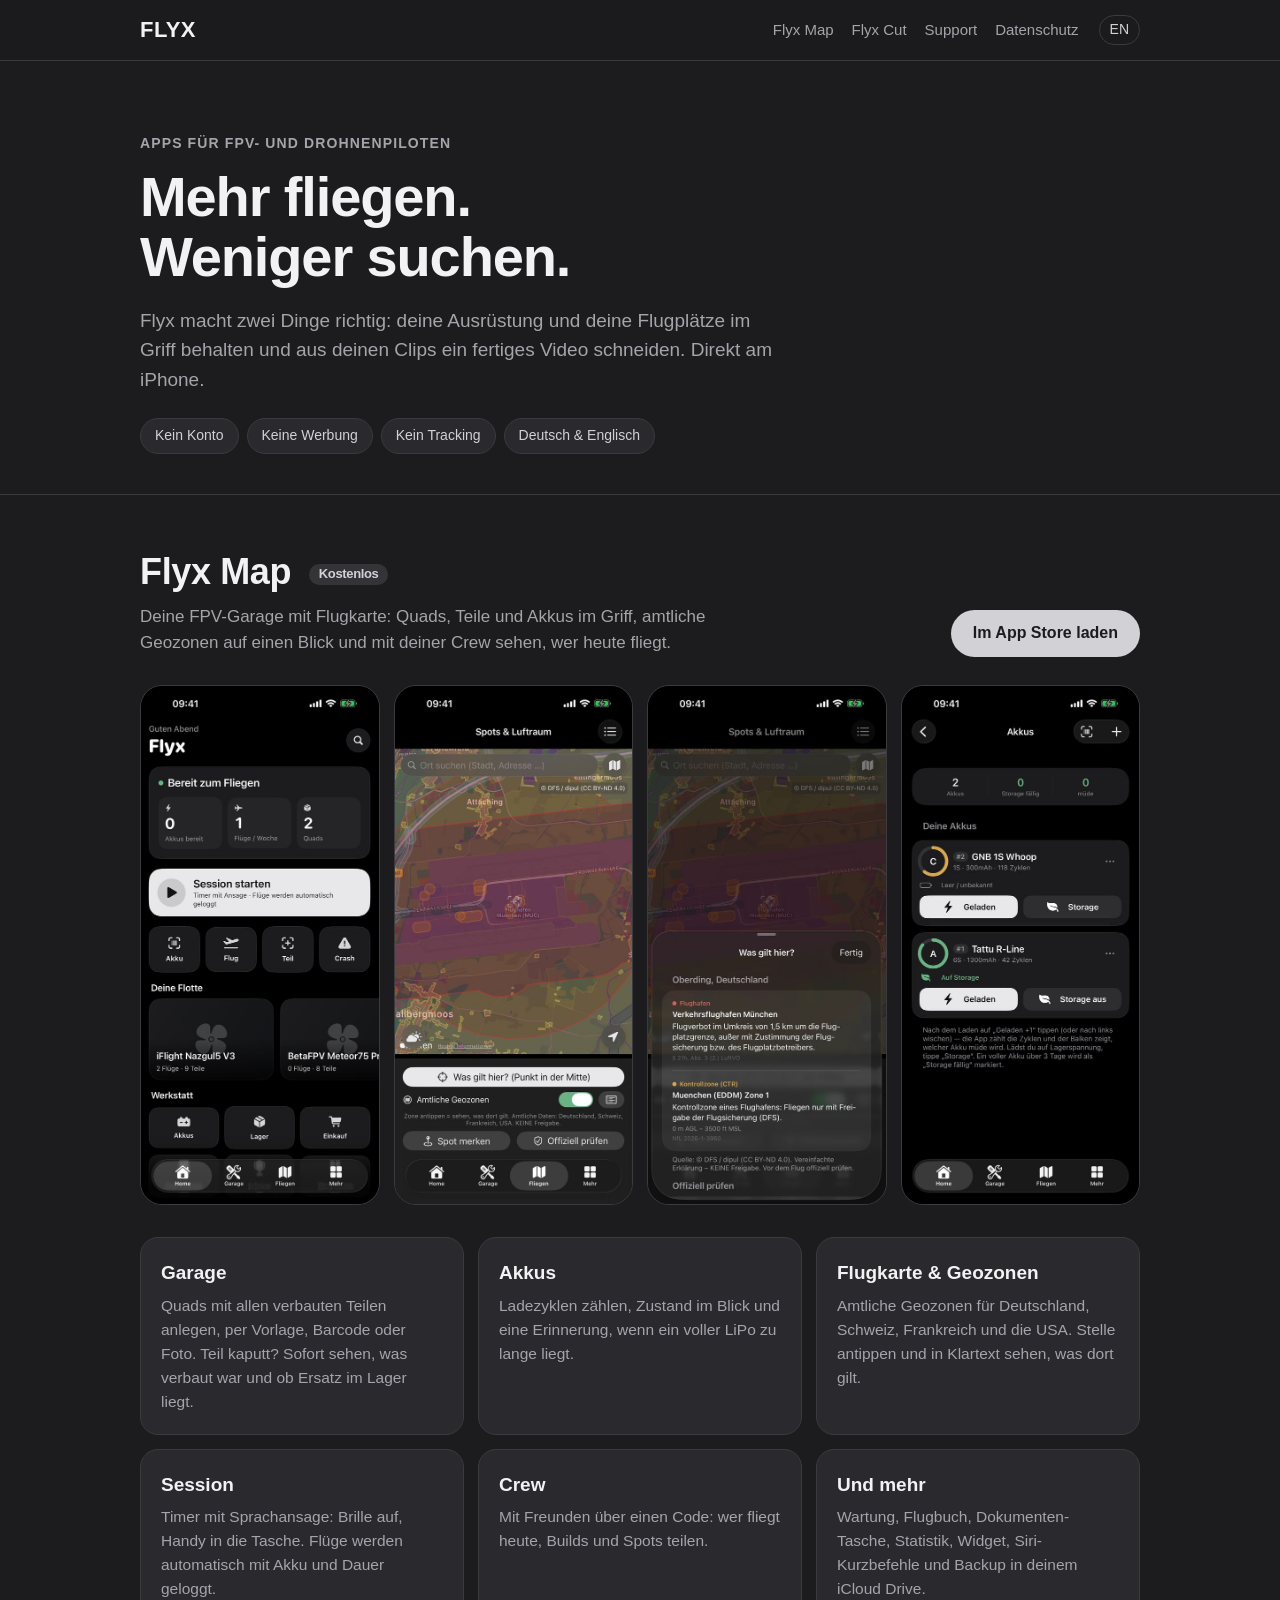
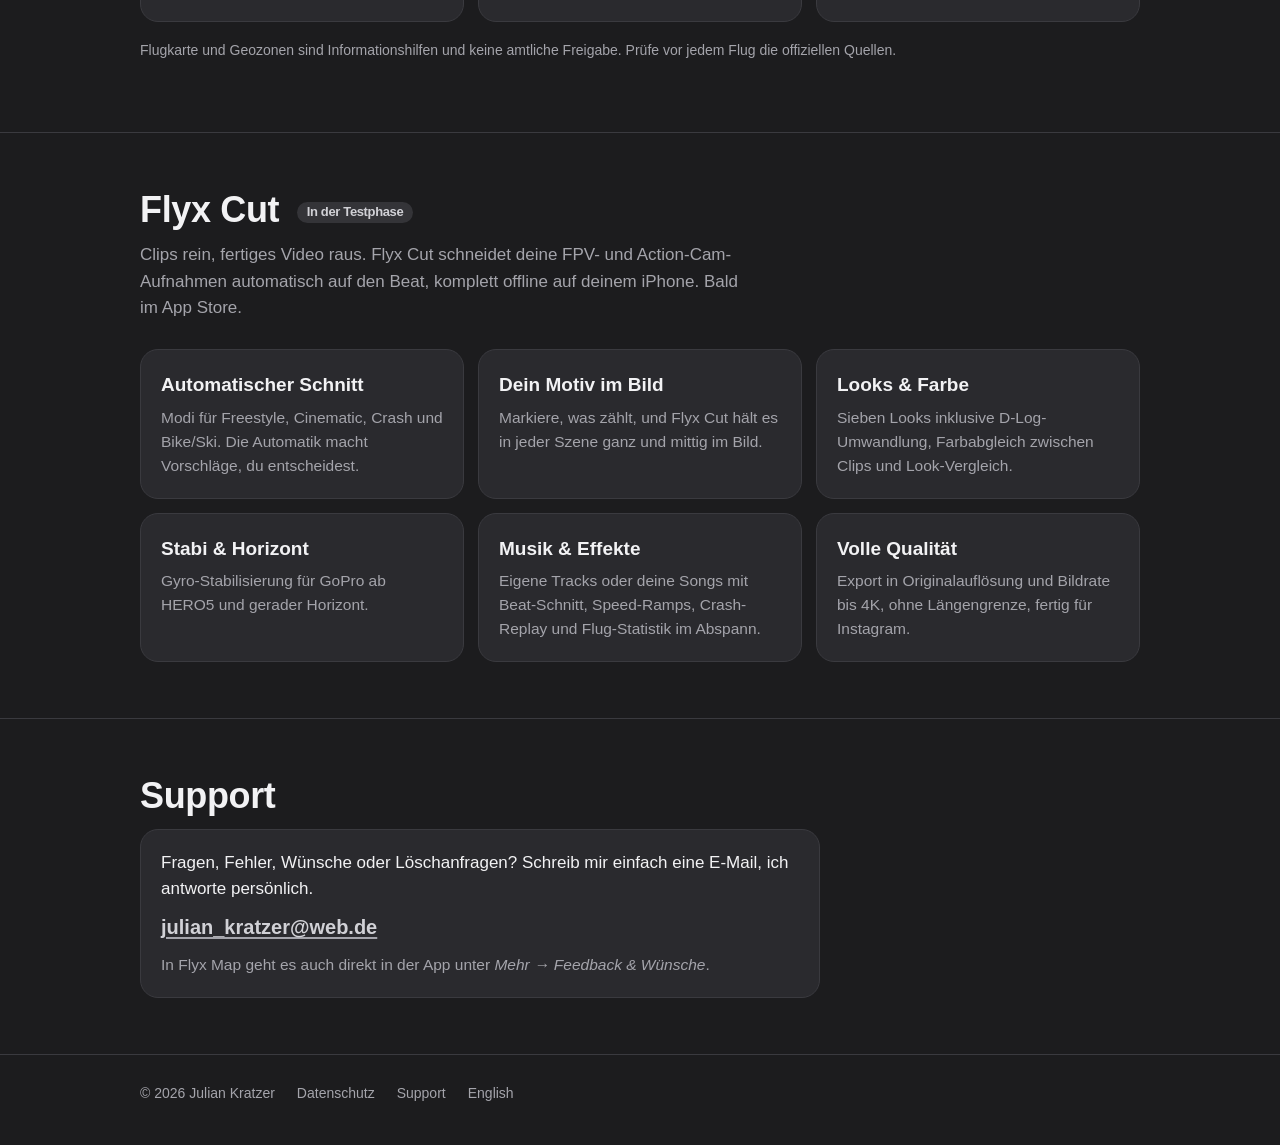
<file: site/index.html>
<!doctype html>
<html lang="de">
<head>
<meta charset="utf-8">
<meta name="viewport" content="width=device-width, initial-scale=1">
<title>Flyx – Apps für FPV-Piloten</title>
<meta name="description" content="Flyx Map und Flyx Cut: Garage, Geozonen und Videoschnitt für FPV- und Drohnenpiloten. Ohne Konto, ohne Werbung, ohne Tracking.">
<link rel="alternate" hreflang="en" href="en/">
<link rel="stylesheet" href="style.css">
</head>
<body>
<header class="top">
  <div class="wrap">
    <a class="brand" href="./">FLYX</a>
    <nav class="main">
      <a href="#map">Flyx Map</a>
      <a href="#cut">Flyx Cut</a>
      <a href="#support">Support</a>
      <a href="datenschutz.html">Datenschutz</a>
    </nav>
    <a class="lang" href="en/" hreflang="en">EN</a>
  </div>
</header>

<main>
  <section class="hero">
    <div class="wrap">
      <p class="eyebrow">Apps für FPV- und Drohnenpiloten</p>
      <h1>Mehr fliegen.<br>Weniger suchen.</h1>
      <p class="lead">Flyx macht zwei Dinge richtig: deine Ausrüstung und deine Flugplätze im Griff behalten und aus deinen Clips ein fertiges Video schneiden. Direkt am iPhone.</p>
      <div class="pills">
        <span class="pill">Kein Konto</span>
        <span class="pill">Keine Werbung</span>
        <span class="pill">Kein Tracking</span>
        <span class="pill">Deutsch &amp; Englisch</span>
      </div>
    </div>
  </section>

  <section class="app" id="map">
    <div class="wrap">
      <div class="app-head">
        <div>
          <h2>Flyx Map <span class="badge">Kostenlos</span></h2>
          <p>Deine FPV-Garage mit Flugkarte: Quads, Teile und Akkus im Griff, amtliche Geozonen auf einen Blick und mit deiner Crew sehen, wer heute fliegt.</p>
        </div>
        <a class="btn" href="https://apps.apple.com/app/flyx-map/id6819318431">Im App Store laden</a>
      </div>

      <div class="shots">
        <img src="img/map-home.jpg" alt="Flyx Map: Startseite mit Flotte und Session" loading="lazy" width="540" height="1173">
        <img src="img/map-map.jpg" alt="Flyx Map: Flugkarte mit amtlichen Geozonen" loading="lazy" width="540" height="1173">
        <img src="img/map-zone.jpg" alt="Flyx Map: Was gilt hier? Zone in Klartext" loading="lazy" width="540" height="1173">
        <img src="img/map-akkus.jpg" alt="Flyx Map: Akkus mit Ladezyklen" loading="lazy" width="540" height="1173">
      </div>

      <div class="grid">
        <div class="card"><h3>Garage</h3><p>Quads mit allen verbauten Teilen anlegen, per Vorlage, Barcode oder Foto. Teil kaputt? Sofort sehen, was verbaut war und ob Ersatz im Lager liegt.</p></div>
        <div class="card"><h3>Akkus</h3><p>Ladezyklen zählen, Zustand im Blick und eine Erinnerung, wenn ein voller LiPo zu lange liegt.</p></div>
        <div class="card"><h3>Flugkarte &amp; Geozonen</h3><p>Amtliche Geozonen für Deutschland, Schweiz, Frankreich und die USA. Stelle antippen und in Klartext sehen, was dort gilt.</p></div>
        <div class="card"><h3>Session</h3><p>Timer mit Sprachansage: Brille auf, Handy in die Tasche. Flüge werden automatisch mit Akku und Dauer geloggt.</p></div>
        <div class="card"><h3>Crew</h3><p>Mit Freunden über einen Code: wer fliegt heute, Builds und Spots teilen.</p></div>
        <div class="card"><h3>Und mehr</h3><p>Wartung, Flugbuch, Dokumenten-Tasche, Statistik, Widget, Siri-Kurzbefehle und Backup in deinem iCloud Drive.</p></div>
      </div>
      <p class="note">Flugkarte und Geozonen sind Informationshilfen und keine amtliche Freigabe. Prüfe vor jedem Flug die offiziellen Quellen.</p>
    </div>
  </section>

  <section class="app" id="cut">
    <div class="wrap">
      <div class="app-head">
        <div>
          <h2>Flyx Cut <span class="badge">In der Testphase</span></h2>
          <p>Clips rein, fertiges Video raus. Flyx Cut schneidet deine FPV- und Action-Cam-Aufnahmen automatisch auf den Beat, komplett offline auf deinem iPhone. Bald im App Store.</p>
        </div>
      </div>

      <div class="grid">
        <div class="card"><h3>Automatischer Schnitt</h3><p>Modi für Freestyle, Cinematic, Crash und Bike/Ski. Die Automatik macht Vorschläge, du entscheidest.</p></div>
        <div class="card"><h3>Dein Motiv im Bild</h3><p>Markiere, was zählt, und Flyx Cut hält es in jeder Szene ganz und mittig im Bild.</p></div>
        <div class="card"><h3>Looks &amp; Farbe</h3><p>Sieben Looks inklusive D-Log-Umwandlung, Farbabgleich zwischen Clips und Look-Vergleich.</p></div>
        <div class="card"><h3>Stabi &amp; Horizont</h3><p>Gyro-Stabilisierung für GoPro ab HERO5 und gerader Horizont.</p></div>
        <div class="card"><h3>Musik &amp; Effekte</h3><p>Eigene Tracks oder deine Songs mit Beat-Schnitt, Speed-Ramps, Crash-Replay und Flug-Statistik im Abspann.</p></div>
        <div class="card"><h3>Volle Qualität</h3><p>Export in Originalauflösung und Bildrate bis 4K, ohne Längengrenze, fertig für Instagram.</p></div>
      </div>
    </div>
  </section>

  <section class="support" id="support">
    <div class="wrap">
      <h2>Support</h2>
      <div class="card">
        <p>Fragen, Fehler, Wünsche oder Löschanfragen? Schreib mir einfach eine E-Mail, ich antworte persönlich.</p>
        <p><a class="mail" href="mailto:julian_kratzer@web.de">julian_kratzer@web.de</a></p>
        <p style="color:var(--muted);font-size:15.5px;margin:0">In Flyx Map geht es auch direkt in der App unter <em>Mehr → Feedback &amp; Wünsche</em>.</p>
      </div>
    </div>
  </section>
</main>

<footer>
  <div class="wrap">
    <span>© 2026 Julian Kratzer</span>
    <a href="datenschutz.html">Datenschutz</a>
    <a href="#support">Support</a>
    <a href="en/" hreflang="en">English</a>
  </div>
</footer>
</body>
</html>
</file>
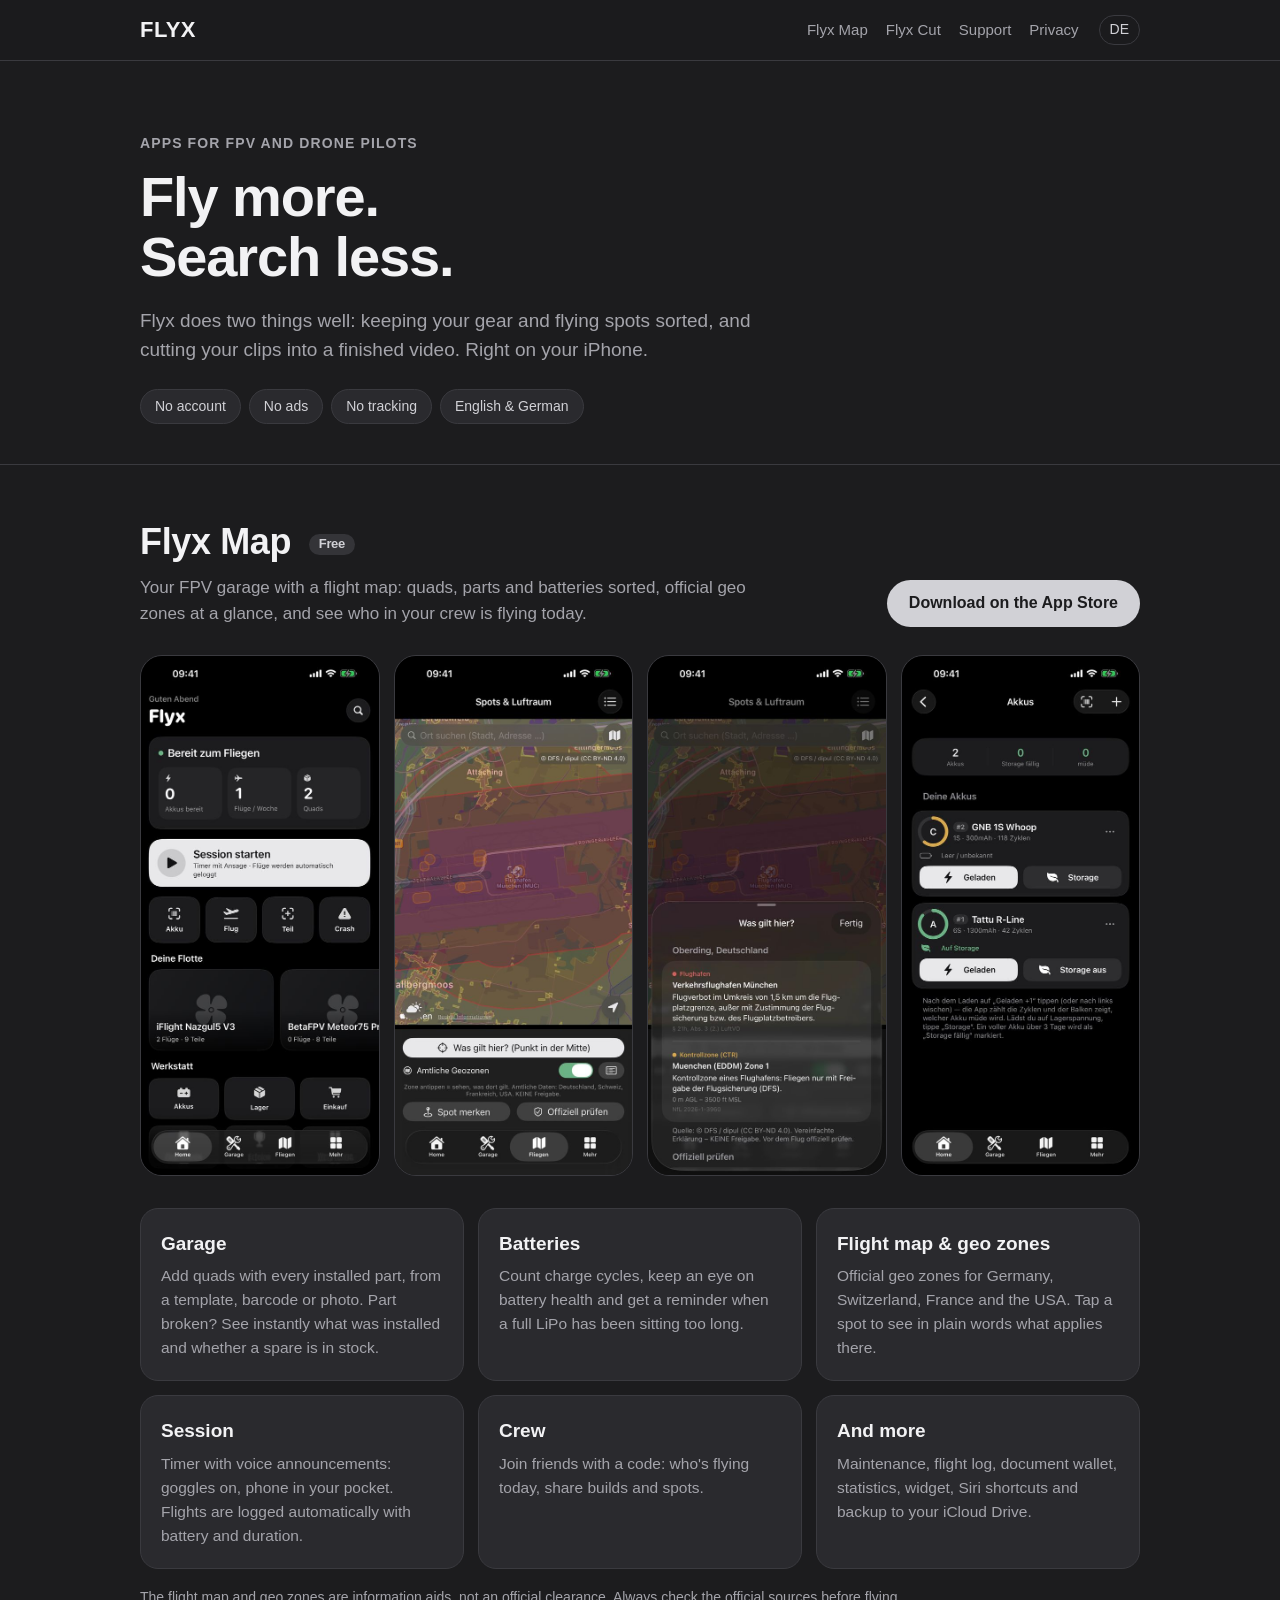
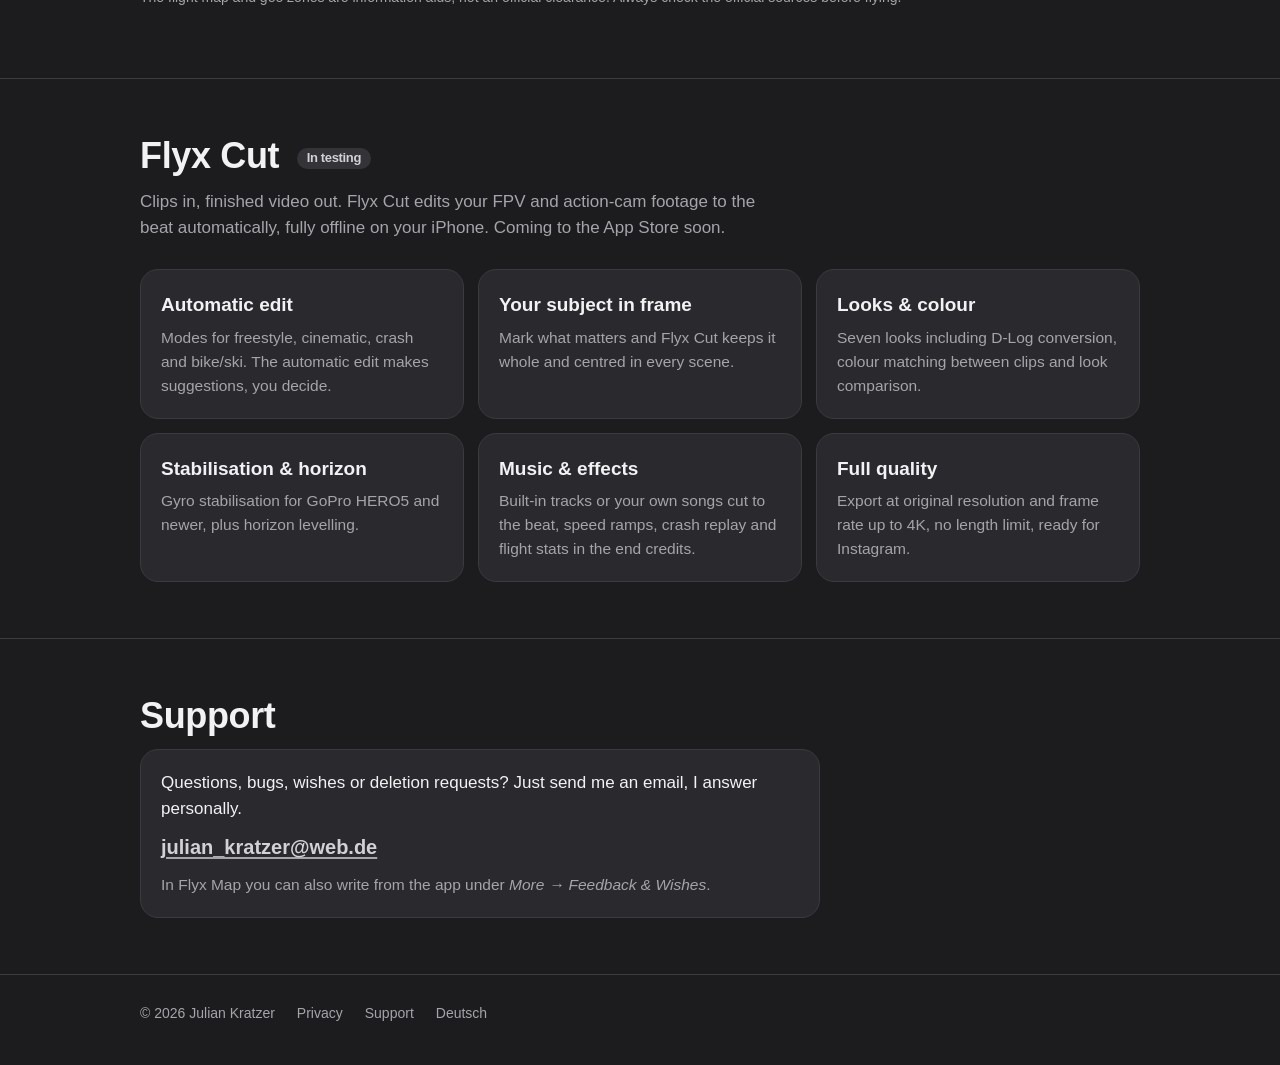
<file: site/en/index.html>
<!doctype html>
<html lang="en">
<head>
<meta charset="utf-8">
<meta name="viewport" content="width=device-width, initial-scale=1">
<title>Flyx – Apps for FPV pilots</title>
<meta name="description" content="Flyx Map and Flyx Cut: garage, geo zones and video editing for FPV and drone pilots. No account, no ads, no tracking.">
<link rel="alternate" hreflang="de" href="../">
<link rel="stylesheet" href="../style.css">
</head>
<body>
<header class="top">
  <div class="wrap">
    <a class="brand" href="./">FLYX</a>
    <nav class="main">
      <a href="#map">Flyx Map</a>
      <a href="#cut">Flyx Cut</a>
      <a href="#support">Support</a>
      <a href="privacy.html">Privacy</a>
    </nav>
    <a class="lang" href="../" hreflang="de">DE</a>
  </div>
</header>

<main>
  <section class="hero">
    <div class="wrap">
      <p class="eyebrow">Apps for FPV and drone pilots</p>
      <h1>Fly more.<br>Search less.</h1>
      <p class="lead">Flyx does two things well: keeping your gear and flying spots sorted, and cutting your clips into a finished video. Right on your iPhone.</p>
      <div class="pills">
        <span class="pill">No account</span>
        <span class="pill">No ads</span>
        <span class="pill">No tracking</span>
        <span class="pill">English &amp; German</span>
      </div>
    </div>
  </section>

  <section class="app" id="map">
    <div class="wrap">
      <div class="app-head">
        <div>
          <h2>Flyx Map <span class="badge">Free</span></h2>
          <p>Your FPV garage with a flight map: quads, parts and batteries sorted, official geo zones at a glance, and see who in your crew is flying today.</p>
        </div>
        <a class="btn" href="https://apps.apple.com/app/flyx-map/id6819318431">Download on the App Store</a>
      </div>

      <div class="shots">
        <img src="../img/map-home.jpg" alt="Flyx Map: home screen with fleet and session" loading="lazy" width="540" height="1173">
        <img src="../img/map-map.jpg" alt="Flyx Map: flight map with official geo zones" loading="lazy" width="540" height="1173">
        <img src="../img/map-zone.jpg" alt="Flyx Map: what applies here, in plain words" loading="lazy" width="540" height="1173">
        <img src="../img/map-akkus.jpg" alt="Flyx Map: batteries with charge cycles" loading="lazy" width="540" height="1173">
      </div>

      <div class="grid">
        <div class="card"><h3>Garage</h3><p>Add quads with every installed part, from a template, barcode or photo. Part broken? See instantly what was installed and whether a spare is in stock.</p></div>
        <div class="card"><h3>Batteries</h3><p>Count charge cycles, keep an eye on battery health and get a reminder when a full LiPo has been sitting too long.</p></div>
        <div class="card"><h3>Flight map &amp; geo zones</h3><p>Official geo zones for Germany, Switzerland, France and the USA. Tap a spot to see in plain words what applies there.</p></div>
        <div class="card"><h3>Session</h3><p>Timer with voice announcements: goggles on, phone in your pocket. Flights are logged automatically with battery and duration.</p></div>
        <div class="card"><h3>Crew</h3><p>Join friends with a code: who's flying today, share builds and spots.</p></div>
        <div class="card"><h3>And more</h3><p>Maintenance, flight log, document wallet, statistics, widget, Siri shortcuts and backup to your iCloud Drive.</p></div>
      </div>
      <p class="note">The flight map and geo zones are information aids, not an official clearance. Always check the official sources before flying.</p>
    </div>
  </section>

  <section class="app" id="cut">
    <div class="wrap">
      <div class="app-head">
        <div>
          <h2>Flyx Cut <span class="badge">In testing</span></h2>
          <p>Clips in, finished video out. Flyx Cut edits your FPV and action-cam footage to the beat automatically, fully offline on your iPhone. Coming to the App Store soon.</p>
        </div>
      </div>

      <div class="grid">
        <div class="card"><h3>Automatic edit</h3><p>Modes for freestyle, cinematic, crash and bike/ski. The automatic edit makes suggestions, you decide.</p></div>
        <div class="card"><h3>Your subject in frame</h3><p>Mark what matters and Flyx Cut keeps it whole and centred in every scene.</p></div>
        <div class="card"><h3>Looks &amp; colour</h3><p>Seven looks including D-Log conversion, colour matching between clips and look comparison.</p></div>
        <div class="card"><h3>Stabilisation &amp; horizon</h3><p>Gyro stabilisation for GoPro HERO5 and newer, plus horizon levelling.</p></div>
        <div class="card"><h3>Music &amp; effects</h3><p>Built-in tracks or your own songs cut to the beat, speed ramps, crash replay and flight stats in the end credits.</p></div>
        <div class="card"><h3>Full quality</h3><p>Export at original resolution and frame rate up to 4K, no length limit, ready for Instagram.</p></div>
      </div>
    </div>
  </section>

  <section class="support" id="support">
    <div class="wrap">
      <h2>Support</h2>
      <div class="card">
        <p>Questions, bugs, wishes or deletion requests? Just send me an email, I answer personally.</p>
        <p><a class="mail" href="mailto:julian_kratzer@web.de">julian_kratzer@web.de</a></p>
        <p style="color:var(--muted);font-size:15.5px;margin:0">In Flyx Map you can also write from the app under <em>More → Feedback &amp; Wishes</em>.</p>
      </div>
    </div>
  </section>
</main>

<footer>
  <div class="wrap">
    <span>© 2026 Julian Kratzer</span>
    <a href="privacy.html">Privacy</a>
    <a href="#support">Support</a>
    <a href="../" hreflang="de">Deutsch</a>
  </div>
</footer>
</body>
</html>
</file>
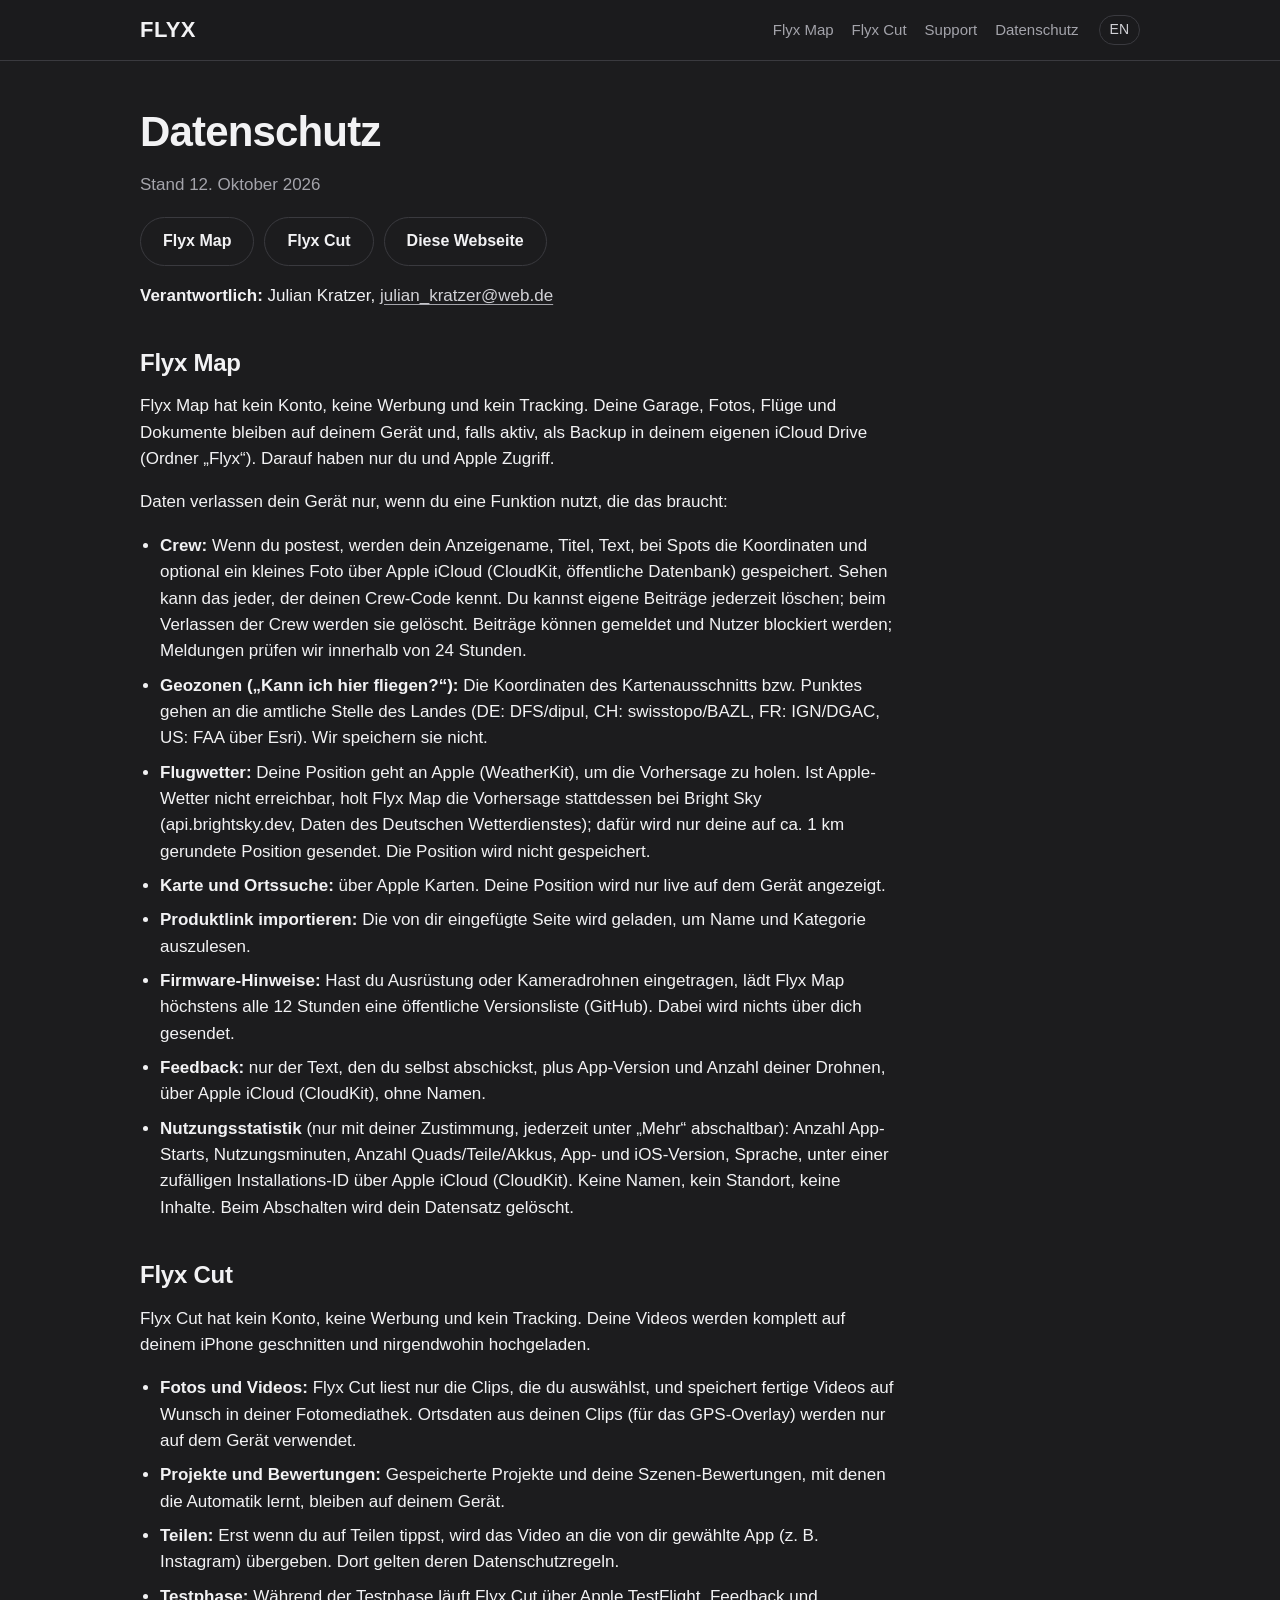
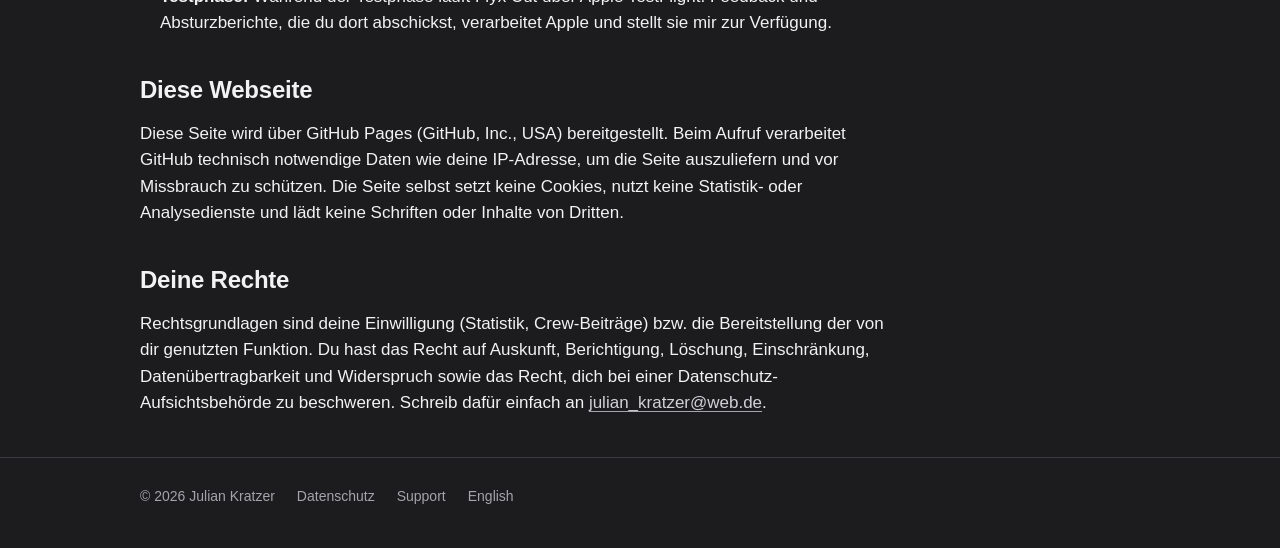
<file: site/datenschutz.html>
<!doctype html>
<html lang="de">
<head>
<meta charset="utf-8">
<meta name="viewport" content="width=device-width, initial-scale=1">
<title>Datenschutz – Flyx</title>
<meta name="description" content="Datenschutzerklärung für Flyx Map, Flyx Cut und diese Webseite.">
<link rel="alternate" hreflang="en" href="en/privacy.html">
<link rel="stylesheet" href="style.css">
</head>
<body>
<header class="top">
  <div class="wrap">
    <a class="brand" href="./">FLYX</a>
    <nav class="main">
      <a href="./#map">Flyx Map</a>
      <a href="./#cut">Flyx Cut</a>
      <a href="./#support">Support</a>
      <a href="datenschutz.html">Datenschutz</a>
    </nav>
    <a class="lang" href="en/privacy.html" hreflang="en">EN</a>
  </div>
</header>

<main class="wrap">
  <article class="legal">
    <h1>Datenschutz</h1>
    <p class="meta">Stand 12. Oktober 2026</p>
    <div class="toc">
      <a class="btn ghost" href="#map">Flyx Map</a>
      <a class="btn ghost" href="#cut">Flyx Cut</a>
      <a class="btn ghost" href="#web">Diese Webseite</a>
    </div>

    <p><strong>Verantwortlich:</strong> Julian Kratzer, <a href="mailto:julian_kratzer@web.de">julian_kratzer@web.de</a></p>

    <h2 id="map">Flyx Map</h2>
    <p>Flyx Map hat kein Konto, keine Werbung und kein Tracking. Deine Garage, Fotos, Flüge und Dokumente bleiben auf deinem Gerät und, falls aktiv, als Backup in deinem eigenen iCloud Drive (Ordner „Flyx“). Darauf haben nur du und Apple Zugriff.</p>
    <p>Daten verlassen dein Gerät nur, wenn du eine Funktion nutzt, die das braucht:</p>
    <ul>
      <li><strong>Crew:</strong> Wenn du postest, werden dein Anzeigename, Titel, Text, bei Spots die Koordinaten und optional ein kleines Foto über Apple iCloud (CloudKit, öffentliche Datenbank) gespeichert. Sehen kann das jeder, der deinen Crew-Code kennt. Du kannst eigene Beiträge jederzeit löschen; beim Verlassen der Crew werden sie gelöscht. Beiträge können gemeldet und Nutzer blockiert werden; Meldungen prüfen wir innerhalb von 24 Stunden.</li>
      <li><strong>Geozonen („Kann ich hier fliegen?“):</strong> Die Koordinaten des Kartenausschnitts bzw. Punktes gehen an die amtliche Stelle des Landes (DE: DFS/dipul, CH: swisstopo/BAZL, FR: IGN/DGAC, US: FAA über Esri). Wir speichern sie nicht.</li>
      <li><strong>Flugwetter:</strong> Deine Position geht an Apple (WeatherKit), um die Vorhersage zu holen. Ist Apple-Wetter nicht erreichbar, holt Flyx Map die Vorhersage stattdessen bei Bright Sky (api.brightsky.dev, Daten des Deutschen Wetterdienstes); dafür wird nur deine auf ca. 1 km gerundete Position gesendet. Die Position wird nicht gespeichert.</li>
      <li><strong>Karte und Ortssuche:</strong> über Apple Karten. Deine Position wird nur live auf dem Gerät angezeigt.</li>
      <li><strong>Produktlink importieren:</strong> Die von dir eingefügte Seite wird geladen, um Name und Kategorie auszulesen.</li>
      <li><strong>Firmware-Hinweise:</strong> Hast du Ausrüstung oder Kameradrohnen eingetragen, lädt Flyx Map höchstens alle 12 Stunden eine öffentliche Versionsliste (GitHub). Dabei wird nichts über dich gesendet.</li>
      <li><strong>Feedback:</strong> nur der Text, den du selbst abschickst, plus App-Version und Anzahl deiner Drohnen, über Apple iCloud (CloudKit), ohne Namen.</li>
      <li><strong>Nutzungsstatistik</strong> (nur mit deiner Zustimmung, jederzeit unter „Mehr“ abschaltbar): Anzahl App-Starts, Nutzungsminuten, Anzahl Quads/Teile/Akkus, App- und iOS-Version, Sprache, unter einer zufälligen Installations-ID über Apple iCloud (CloudKit). Keine Namen, kein Standort, keine Inhalte. Beim Abschalten wird dein Datensatz gelöscht.</li>
    </ul>

    <h2 id="cut">Flyx Cut</h2>
    <p>Flyx Cut hat kein Konto, keine Werbung und kein Tracking. Deine Videos werden komplett auf deinem iPhone geschnitten und nirgendwohin hochgeladen.</p>
    <ul>
      <li><strong>Fotos und Videos:</strong> Flyx Cut liest nur die Clips, die du auswählst, und speichert fertige Videos auf Wunsch in deiner Fotomediathek. Ortsdaten aus deinen Clips (für das GPS-Overlay) werden nur auf dem Gerät verwendet.</li>
      <li><strong>Projekte und Bewertungen:</strong> Gespeicherte Projekte und deine Szenen-Bewertungen, mit denen die Automatik lernt, bleiben auf deinem Gerät.</li>
      <li><strong>Teilen:</strong> Erst wenn du auf Teilen tippst, wird das Video an die von dir gewählte App (z. B. Instagram) übergeben. Dort gelten deren Datenschutzregeln.</li>
      <li><strong>Testphase:</strong> Während der Testphase läuft Flyx Cut über Apple TestFlight. Feedback und Absturzberichte, die du dort abschickst, verarbeitet Apple und stellt sie mir zur Verfügung.</li>
    </ul>

    <h2 id="web">Diese Webseite</h2>
    <p>Diese Seite wird über GitHub Pages (GitHub, Inc., USA) bereitgestellt. Beim Aufruf verarbeitet GitHub technisch notwendige Daten wie deine IP-Adresse, um die Seite auszuliefern und vor Missbrauch zu schützen. Die Seite selbst setzt keine Cookies, nutzt keine Statistik- oder Analysedienste und lädt keine Schriften oder Inhalte von Dritten.</p>

    <h2>Deine Rechte</h2>
    <p>Rechtsgrundlagen sind deine Einwilligung (Statistik, Crew-Beiträge) bzw. die Bereitstellung der von dir genutzten Funktion. Du hast das Recht auf Auskunft, Berichtigung, Löschung, Einschränkung, Datenübertragbarkeit und Widerspruch sowie das Recht, dich bei einer Datenschutz-Aufsichtsbehörde zu beschweren. Schreib dafür einfach an <a href="mailto:julian_kratzer@web.de">julian_kratzer@web.de</a>.</p>
  </article>
</main>

<footer>
  <div class="wrap">
    <span>© 2026 Julian Kratzer</span>
    <a href="datenschutz.html">Datenschutz</a>
    <a href="./#support">Support</a>
    <a href="en/privacy.html" hreflang="en">English</a>
  </div>
</footer>
</body>
</html>
</file>
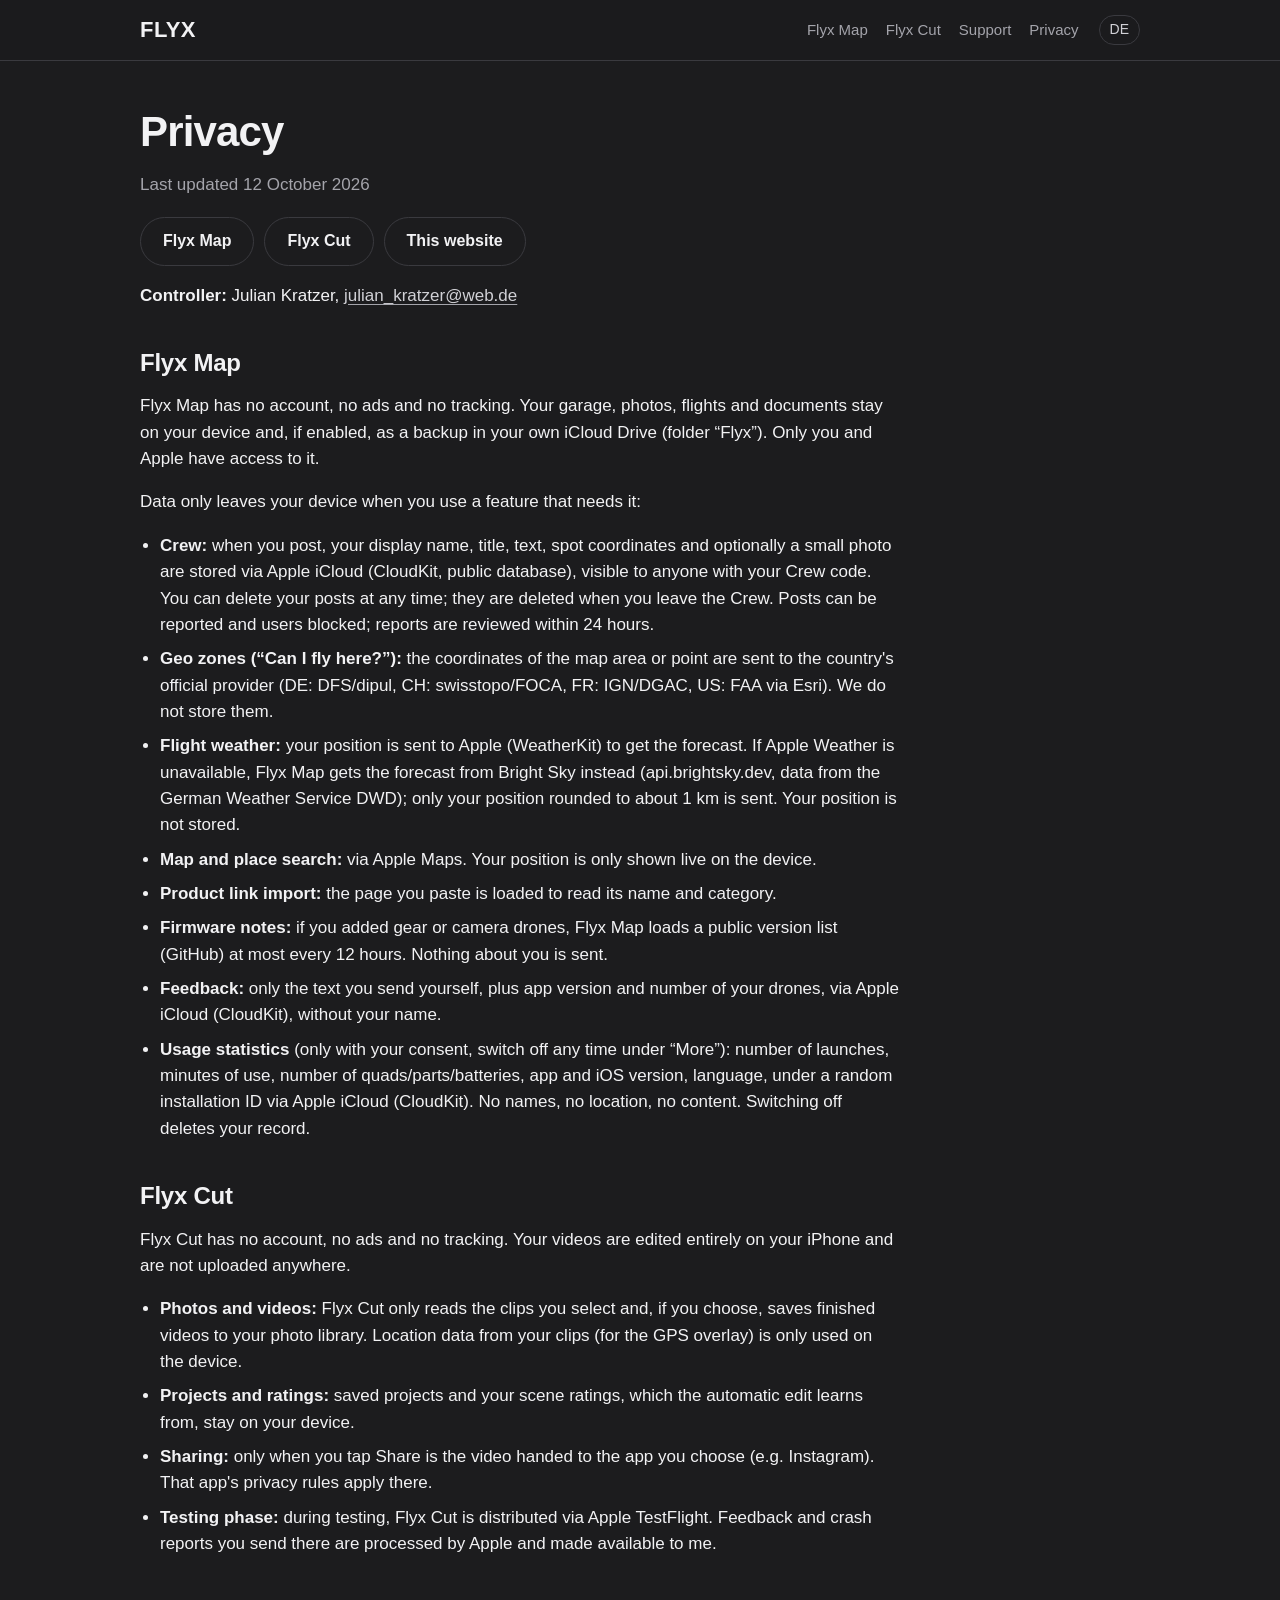
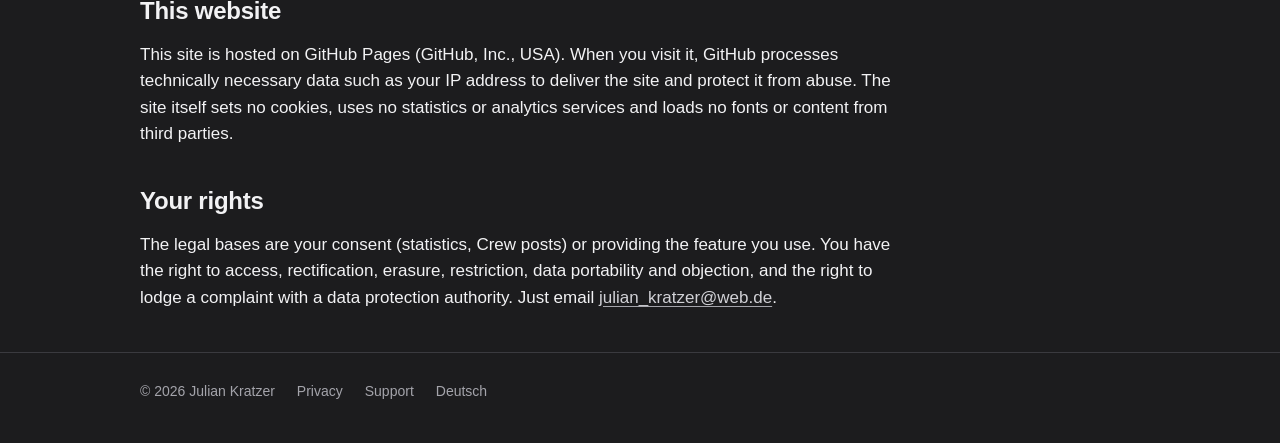
<file: site/en/privacy.html>
<!doctype html>
<html lang="en">
<head>
<meta charset="utf-8">
<meta name="viewport" content="width=device-width, initial-scale=1">
<title>Privacy – Flyx</title>
<meta name="description" content="Privacy policy for Flyx Map, Flyx Cut and this website.">
<link rel="alternate" hreflang="de" href="../datenschutz.html">
<link rel="stylesheet" href="../style.css">
</head>
<body>
<header class="top">
  <div class="wrap">
    <a class="brand" href="./">FLYX</a>
    <nav class="main">
      <a href="./#map">Flyx Map</a>
      <a href="./#cut">Flyx Cut</a>
      <a href="./#support">Support</a>
      <a href="privacy.html">Privacy</a>
    </nav>
    <a class="lang" href="../datenschutz.html" hreflang="de">DE</a>
  </div>
</header>

<main class="wrap">
  <article class="legal">
    <h1>Privacy</h1>
    <p class="meta">Last updated 12 October 2026</p>
    <div class="toc">
      <a class="btn ghost" href="#map">Flyx Map</a>
      <a class="btn ghost" href="#cut">Flyx Cut</a>
      <a class="btn ghost" href="#web">This website</a>
    </div>

    <p><strong>Controller:</strong> Julian Kratzer, <a href="mailto:julian_kratzer@web.de">julian_kratzer@web.de</a></p>

    <h2 id="map">Flyx Map</h2>
    <p>Flyx Map has no account, no ads and no tracking. Your garage, photos, flights and documents stay on your device and, if enabled, as a backup in your own iCloud Drive (folder “Flyx”). Only you and Apple have access to it.</p>
    <p>Data only leaves your device when you use a feature that needs it:</p>
    <ul>
      <li><strong>Crew:</strong> when you post, your display name, title, text, spot coordinates and optionally a small photo are stored via Apple iCloud (CloudKit, public database), visible to anyone with your Crew code. You can delete your posts at any time; they are deleted when you leave the Crew. Posts can be reported and users blocked; reports are reviewed within 24 hours.</li>
      <li><strong>Geo zones (“Can I fly here?”):</strong> the coordinates of the map area or point are sent to the country's official provider (DE: DFS/dipul, CH: swisstopo/FOCA, FR: IGN/DGAC, US: FAA via Esri). We do not store them.</li>
      <li><strong>Flight weather:</strong> your position is sent to Apple (WeatherKit) to get the forecast. If Apple Weather is unavailable, Flyx Map gets the forecast from Bright Sky instead (api.brightsky.dev, data from the German Weather Service DWD); only your position rounded to about 1 km is sent. Your position is not stored.</li>
      <li><strong>Map and place search:</strong> via Apple Maps. Your position is only shown live on the device.</li>
      <li><strong>Product link import:</strong> the page you paste is loaded to read its name and category.</li>
      <li><strong>Firmware notes:</strong> if you added gear or camera drones, Flyx Map loads a public version list (GitHub) at most every 12 hours. Nothing about you is sent.</li>
      <li><strong>Feedback:</strong> only the text you send yourself, plus app version and number of your drones, via Apple iCloud (CloudKit), without your name.</li>
      <li><strong>Usage statistics</strong> (only with your consent, switch off any time under “More”): number of launches, minutes of use, number of quads/parts/batteries, app and iOS version, language, under a random installation ID via Apple iCloud (CloudKit). No names, no location, no content. Switching off deletes your record.</li>
    </ul>

    <h2 id="cut">Flyx Cut</h2>
    <p>Flyx Cut has no account, no ads and no tracking. Your videos are edited entirely on your iPhone and are not uploaded anywhere.</p>
    <ul>
      <li><strong>Photos and videos:</strong> Flyx Cut only reads the clips you select and, if you choose, saves finished videos to your photo library. Location data from your clips (for the GPS overlay) is only used on the device.</li>
      <li><strong>Projects and ratings:</strong> saved projects and your scene ratings, which the automatic edit learns from, stay on your device.</li>
      <li><strong>Sharing:</strong> only when you tap Share is the video handed to the app you choose (e.g. Instagram). That app's privacy rules apply there.</li>
      <li><strong>Testing phase:</strong> during testing, Flyx Cut is distributed via Apple TestFlight. Feedback and crash reports you send there are processed by Apple and made available to me.</li>
    </ul>

    <h2 id="web">This website</h2>
    <p>This site is hosted on GitHub Pages (GitHub, Inc., USA). When you visit it, GitHub processes technically necessary data such as your IP address to deliver the site and protect it from abuse. The site itself sets no cookies, uses no statistics or analytics services and loads no fonts or content from third parties.</p>

    <h2>Your rights</h2>
    <p>The legal bases are your consent (statistics, Crew posts) or providing the feature you use. You have the right to access, rectification, erasure, restriction, data portability and objection, and the right to lodge a complaint with a data protection authority. Just email <a href="mailto:julian_kratzer@web.de">julian_kratzer@web.de</a>.</p>
  </article>
</main>

<footer>
  <div class="wrap">
    <span>© 2026 Julian Kratzer</span>
    <a href="privacy.html">Privacy</a>
    <a href="./#support">Support</a>
    <a href="../datenschutz.html" hreflang="de">Deutsch</a>
  </div>
</footer>
</body>
</html>
</file>
<file: site/style.css>
:root {
  /* Flyx-System: Dunkelgrau, Silber, kein Schwarz, kein Blau/Grün */
  --bg: #1c1c1e;
  --surface: #2a2a2e;
  --surface-2: #343438;
  --line: #3a3a3f;
  --text: #f2f2f4;
  --muted: #a4a4ab;
  --silver: #d1d1d6;
  --accent: #d1d1d6;
  --accent-ink: #1c1c1e;
  --radius: 18px;
  color-scheme: dark;
}

* { box-sizing: border-box; }
html { -webkit-text-size-adjust: 100%; scroll-behavior: smooth; }
body {
  margin: 0;
  background: var(--bg);
  color: var(--text);
  font: 17px/1.55 -apple-system, BlinkMacSystemFont, "SF Pro Text", "Segoe UI", Roboto, Helvetica, Arial, sans-serif;
}
a { color: var(--silver); text-decoration: none; }
.legal p a, .legal li a, .mail { text-decoration: underline; text-decoration-color: var(--muted); text-underline-offset: 3px; }
a:hover { text-decoration: underline; }
img { max-width: 100%; display: block; }

.wrap { max-width: 1040px; margin: 0 auto; padding: 0 20px; }

header.top {
  position: sticky; top: env(safe-area-inset-top, 0px); z-index: 10;
  background: color-mix(in srgb, var(--bg) 88%, transparent);
  backdrop-filter: blur(12px); -webkit-backdrop-filter: blur(12px);
  border-bottom: 1px solid var(--line);
}
header.top .wrap { display: flex; align-items: center; gap: 20px; height: 60px; }
.brand { font-weight: 800; font-size: 22px; letter-spacing: .02em; color: var(--text); }
.brand:hover { text-decoration: none; }
nav.main { display: flex; gap: 18px; margin-left: auto; font-size: 15px; }
nav.main a { color: var(--muted); }
nav.main a:hover { color: var(--text); text-decoration: none; }
.lang { font-size: 14px; border: 1px solid var(--line); border-radius: 999px; padding: 3px 10px; color: var(--silver); }
.lang:hover { text-decoration: none; border-color: var(--silver); }
@media (max-width: 640px) { nav.main { display: none; } .lang { margin-left: auto; } }

.hero { padding: 72px 0 40px; }
.eyebrow { color: var(--muted); font-weight: 600; font-size: 14px; letter-spacing: .08em; text-transform: uppercase; margin: 0 0 12px; }
h1 { font-size: clamp(34px, 6vw, 56px); line-height: 1.08; margin: 0 0 18px; letter-spacing: -.02em; }
h2 { font-size: clamp(26px, 4vw, 36px); line-height: 1.15; margin: 0 0 12px; letter-spacing: -.01em; }
h3 { font-size: 19px; margin: 0 0 6px; }
.lead { font-size: 19px; color: var(--muted); max-width: 640px; margin: 0; }
.pills { display: flex; flex-wrap: wrap; gap: 8px; margin-top: 24px; }
.pill { background: var(--surface); border: 1px solid var(--line); border-radius: 999px; padding: 6px 14px; font-size: 14px; color: var(--silver); }

section.app { padding: 56px 0; border-top: 1px solid var(--line); }
.app-head { display: flex; flex-wrap: wrap; align-items: end; justify-content: space-between; gap: 16px; margin-bottom: 28px; }
.app-head p { color: var(--muted); margin: 0; max-width: 620px; }
.btn {
  display: inline-block; background: var(--accent); color: var(--accent-ink);
  font-weight: 600; border-radius: 999px; padding: 11px 22px; font-size: 16px;
}
.btn:hover { text-decoration: none; filter: brightness(1.05); }
.btn.ghost { background: transparent; color: var(--text); border: 1px solid var(--line); }
.badge { display: inline-block; font-size: 13px; font-weight: 600; border-radius: 999px; padding: 3px 10px; background: var(--surface-2); color: var(--silver); margin-left: 8px; vertical-align: middle; }

.shots { display: grid; grid-template-columns: repeat(4, 1fr); gap: 14px; margin-bottom: 32px; }
.shots img { border-radius: 22px; border: 1px solid var(--line); background: var(--surface); aspect-ratio: 1320 / 2868; object-fit: cover; width: 100%; height: auto; }
@media (max-width: 760px) {
  .shots { grid-template-columns: repeat(4, 62%); overflow-x: auto; scroll-snap-type: x mandatory; padding-bottom: 6px; }
  .shots img { scroll-snap-align: start; }
}

.grid { display: grid; grid-template-columns: repeat(3, 1fr); gap: 14px; }
@media (max-width: 860px) { .grid { grid-template-columns: repeat(2, 1fr); } }
@media (max-width: 560px) { .grid { grid-template-columns: 1fr; } }
.card { background: var(--surface); border: 1px solid var(--line); border-radius: var(--radius); padding: 20px; }
.card p { margin: 0; color: var(--muted); font-size: 15.5px; }
.note { color: var(--muted); font-size: 14px; margin-top: 18px; }

.support { padding: 56px 0; border-top: 1px solid var(--line); }
.support .card { max-width: 680px; }
.support .card p { color: var(--text); font-size: 17px; margin-bottom: 10px; }
.mail { font-size: 20px; font-weight: 600; }

footer { border-top: 1px solid var(--line); padding: 28px 0 40px; color: var(--muted); font-size: 14px; }
footer .wrap { display: flex; flex-wrap: wrap; gap: 8px 22px; }
footer a { color: var(--muted); }

/* Rechtstexte */
.legal { padding: 48px 0 24px; max-width: 760px; }
.legal h1 { font-size: clamp(30px, 5vw, 42px); }
.legal h2 { font-size: 24px; margin-top: 40px; }
.legal h3 { margin-top: 24px; }
.legal p, .legal li { color: var(--text); }
.legal ul { padding-left: 20px; }
.legal li { margin-bottom: 8px; }
.legal .meta { color: var(--muted); }
.toc { display: flex; gap: 10px; flex-wrap: wrap; margin: 18px 0 8px; }
</file>
